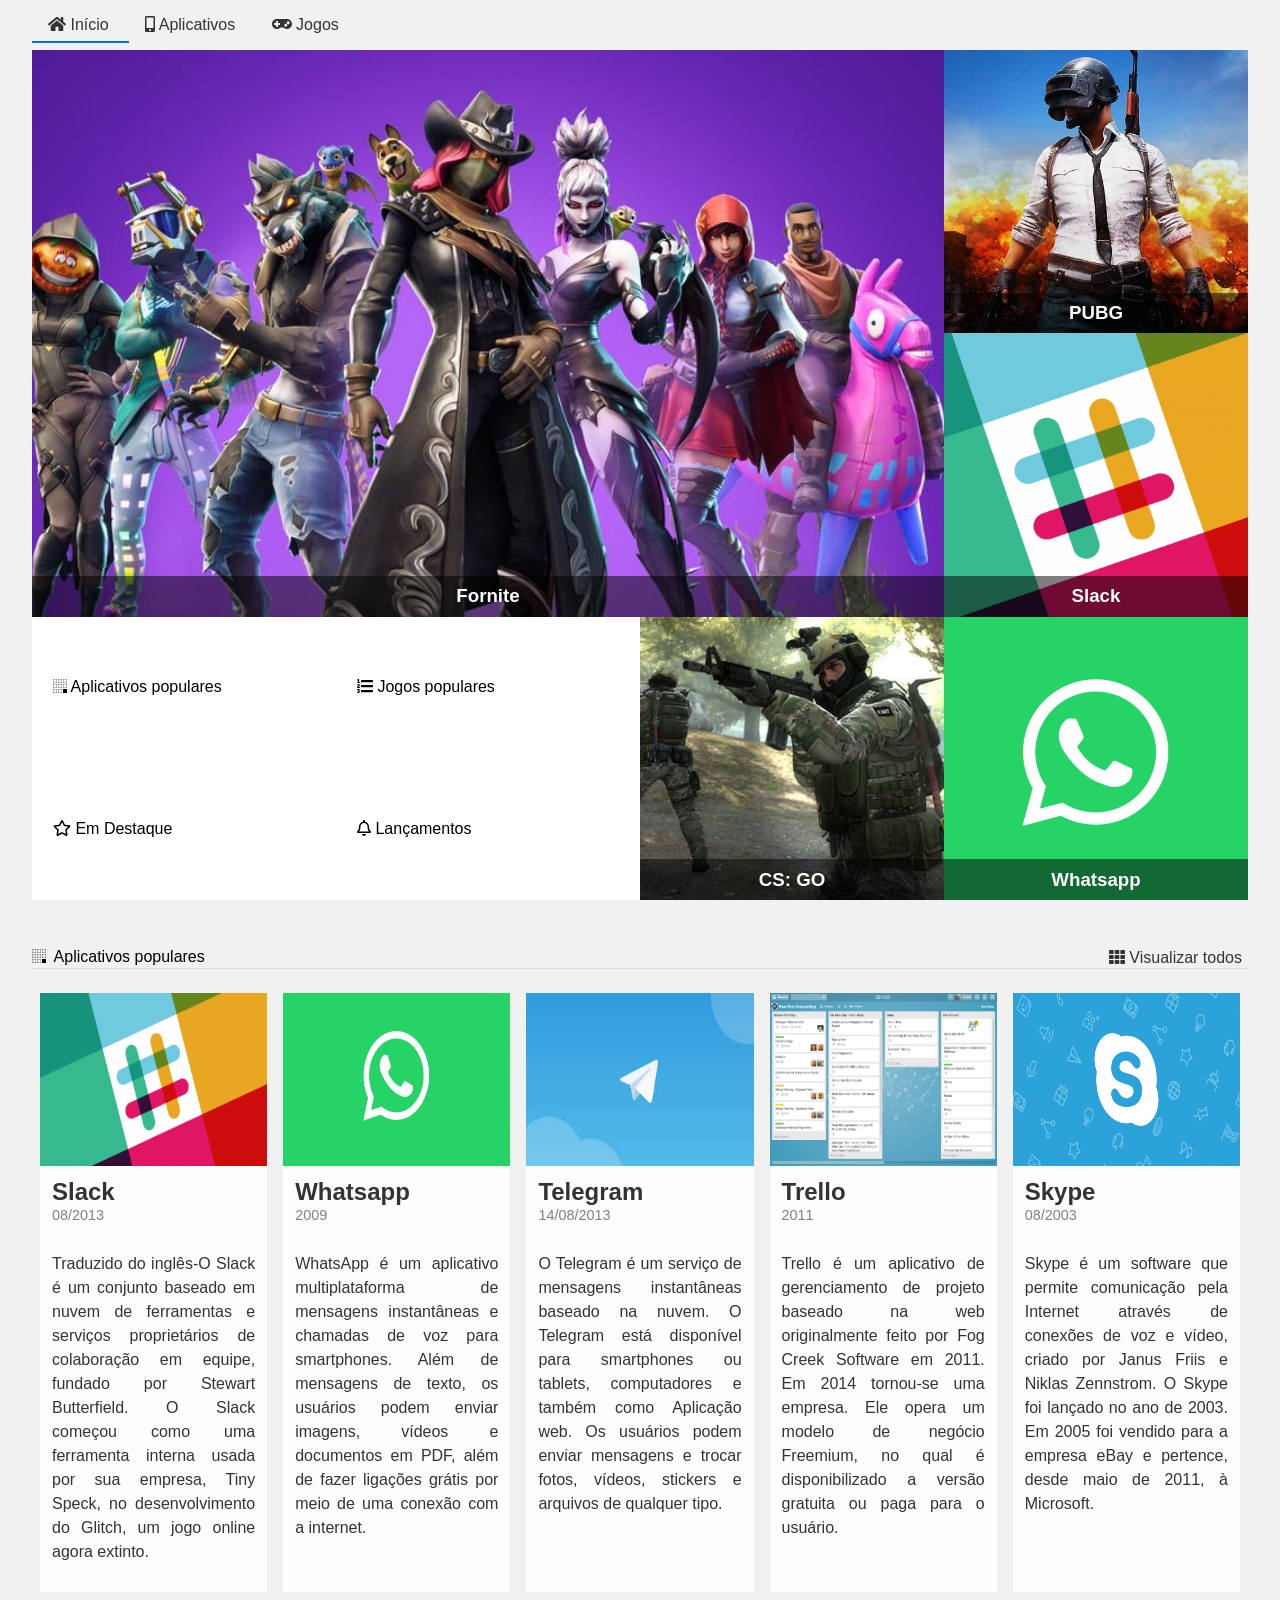
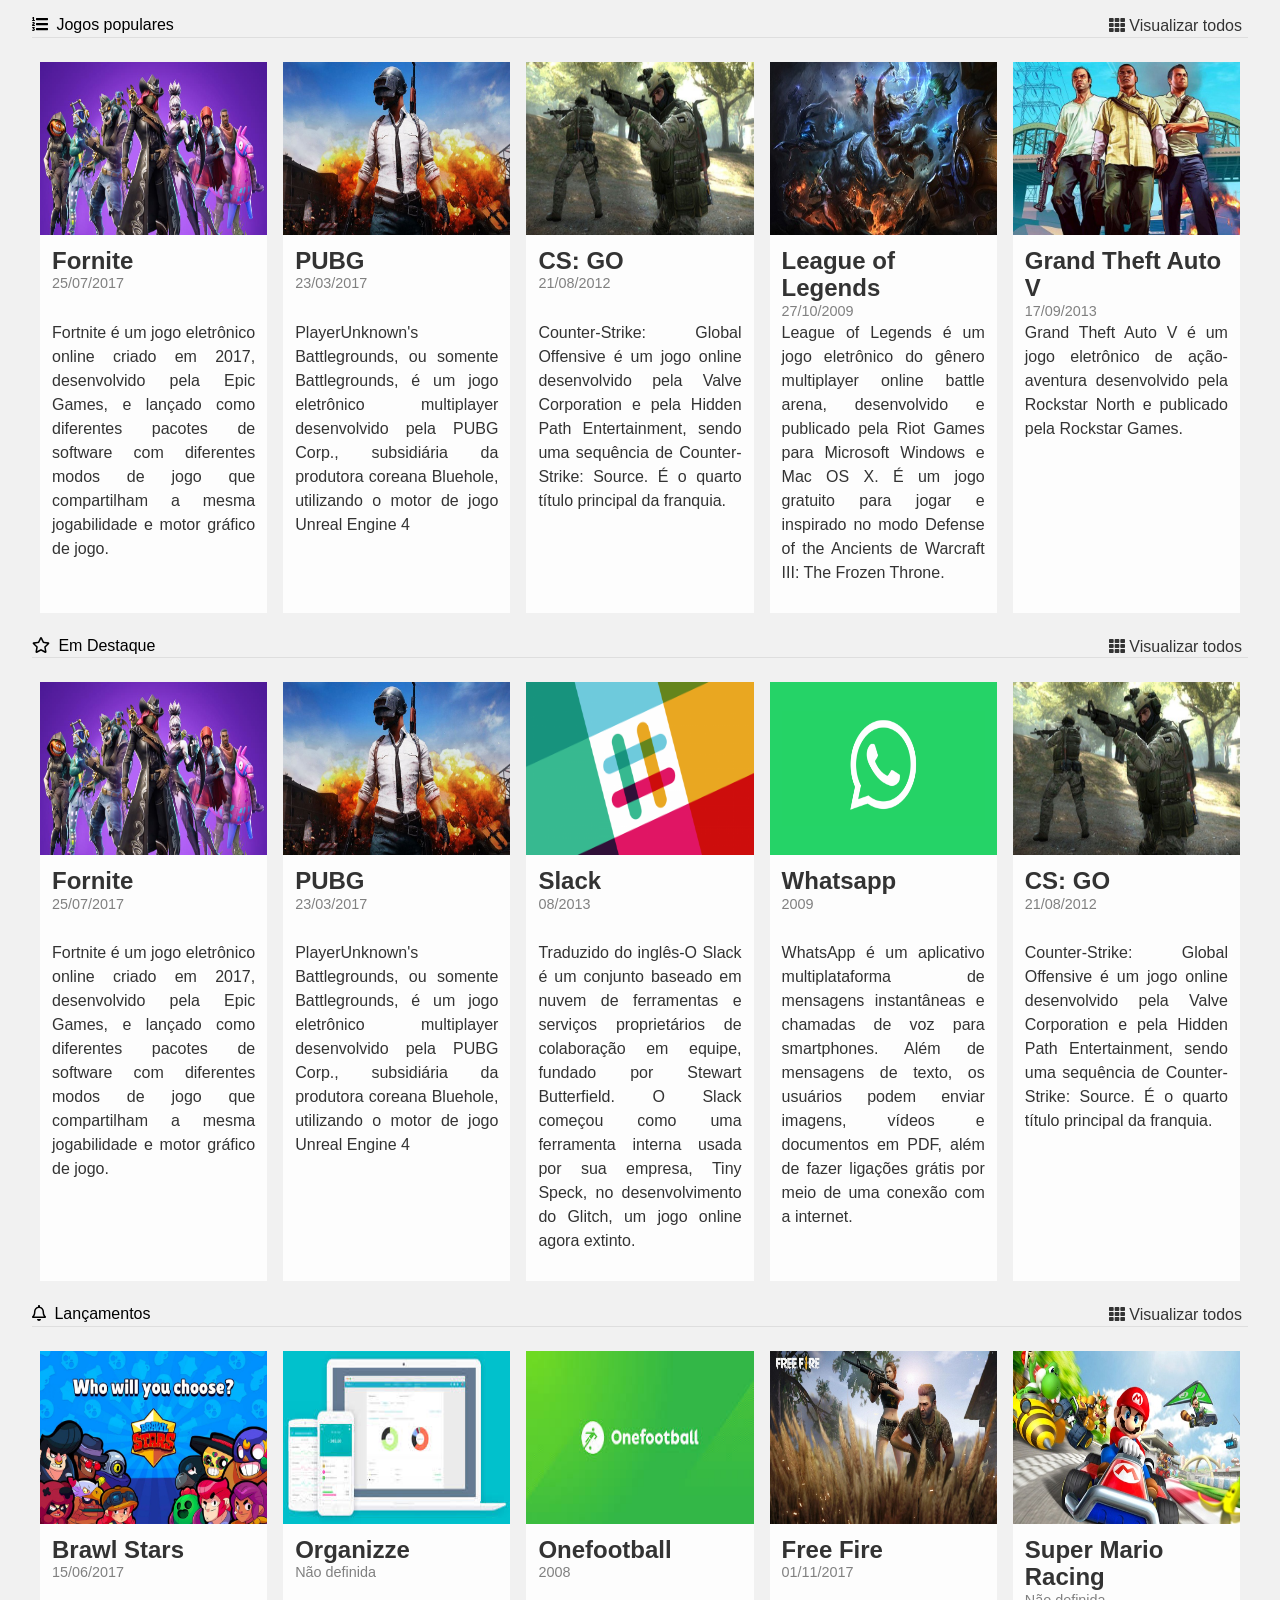
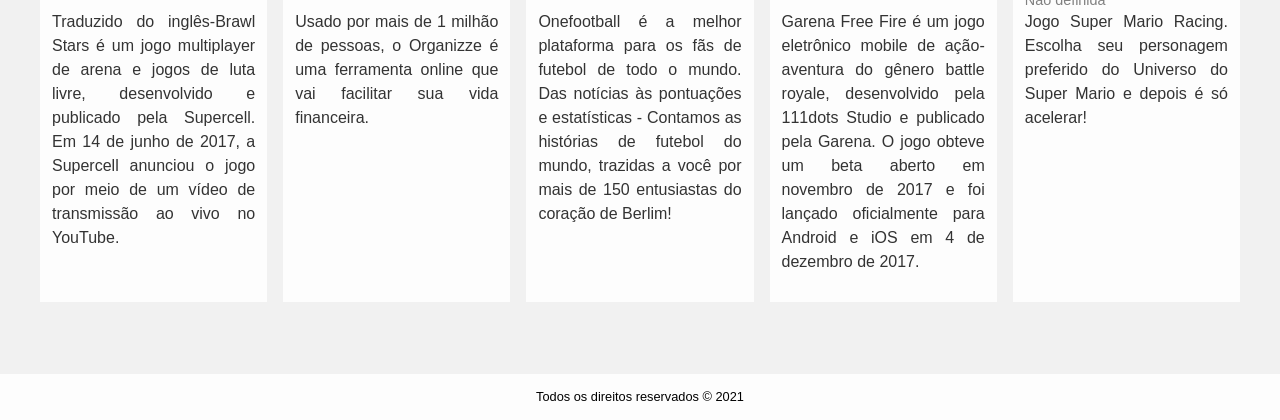
<file: css-grid/alura-grid-layout/index.html>
<!DOCTYPE html>
<html lang="en">
<head>
    <meta charset="UTF-8">
    <meta name="viewport" content="width=device-width, initial-scale=1.0">
    <meta http-equiv="X-UA-Compatible" content="ie=edge">
    <title>Alura Store | Baixe nossos aplicativos e jogos</title>
    <link href="./assets/css/normalize.css" rel="stylesheet">
    <link href="./assets/css/reset.css" rel="stylesheet">
    <link href="./assets/css/style.css" rel="stylesheet">
    <link href="./assets/css/destaques.css" rel="stylesheet">
    <link href="./assets/css/populares.css" rel="stylesheet">
    <link href="./assets/css/menu.css" rel="stylesheet">
    <link href="./assets/css/rodape.css" rel="stylesheet">
    <link href="./assets/css/responsivo.css" rel="stylesheet">
</head>
<body class="app">
    <header class="cabecalho">
        <nav class="menu">
            <ul class="menu__lista">
                <li class="menu__item">
                    <a class="menu__link ativo" href="#">
                        <i class="fas fa-home"></i>
                        Início
                    </a>
                    <a class="menu__link" href="#">
                        <i class="fas fa-mobile-alt"></i>
                        Aplicativos</a>
                    <a class="menu__link" href="#">
                        <i class="fas fa-gamepad"></i>
                        Jogos
                    </a>
                </li>
            </ul>
        </nav>
    </header>
    <main class="conteudo">
        <section class="destaques">
            <div class="destaques__principal caixa">
                <h3 class="destaques__titulo">Fornite</h3>
            </div>
            <div class="destaques__secundario caixa">
                <h3 class="destaques__titulo">PUBG</h3>
            </div>
            <div class="destaques__secundario caixa">
                <h3 class="destaques__titulo">Slack</h3>
            </div>
            <div class="destaques__secundario caixa">
                <h3 class="destaques__titulo">Whatsapp</h3>
            </div>
            <div class="destaques__secundario caixa">
                <h3 class="destaques__titulo">CS: GO</h3>
            </div>
            <div class="destaques__categorias">
                <ul class="destaques__categorias___lista">
                    <li class="destaques__categorias___item">
                        <a class="destaques__categorias___link" href="#">
                            <i class="destaques__categorias___icone fab fa-buromobelexperte"></i>
                            Aplicativos populares
                        </a>
                    </li>
                    <li class="destaques__categorias___item">
                        <a class="destaques__categorias___link" href="#">
                            <i class="fas fa-list-ol"></i>
                            Jogos populares
                        </a>
                    </li>
                    <li class="destaques__categorias___item">
                        <a class="destaques__categorias___link" href="#">
                            <i class="far fa-star"></i>
                            Em Destaque
                        </a>
                    </li>
                    <li class="destaques__categorias___item">
                        <a class="destaques__categorias___link" href="#">
                            <i class="far fa-bell"></i>
                            Lançamentos
                        </a>
                    </li>
                </ul>
            </div>
        </section>

        <section class="populares">
            <div class="populares__itens">
                <div class="populares__info">
                    <div class="populares__cabecalho">
                        <h4 class="populares__titulo">
                            <i class="populares__icone fab fa-buromobelexperte"></i>
                            Aplicativos populares
                        </h4>
                        <button class="populares__botao">
                            <i class="fas fa-th"></i>
                            Visualizar todos
                        </button>
                    </div>
                </div>
                <div class="populares__conteudo">
                    <div class="populares__card">
                        <img class="populares__card___imagem" src="./assets/img/slack.png">
                        <div class="populares__card___corpo">
                            <div class="populares__card___cabecalho">
                                <h5 class="populares__card___titulo">Slack</h5>
                                <time class="populares__card___data" datetime="2013-08-01">08/2013</time>
                            </div>
                            <div class="populares__card___descricao">
                                Traduzido do inglês-O Slack é um conjunto baseado em nuvem de ferramentas e serviços proprietários de colaboração em equipe, fundado por Stewart Butterfield. O Slack começou como uma ferramenta interna usada por sua empresa, Tiny Speck, no desenvolvimento do Glitch, um jogo online agora extinto.
                            </div>
                        </div>
                    </div>
                    <div class="populares__card">
                        <img class="populares__card___imagem" src="./assets/img/whatsapp.png">
                        <div class="populares__card___corpo">
                            <div class="populares__card___cabecalho">
                                <h5 class="populares__card___titulo">Whatsapp</h5>
                                <time class="populares__card___data" datetime="20090-01-01">2009</time>
                            </div>
                            <div class="populares__card___descricao">
                                WhatsApp é um aplicativo multiplataforma de mensagens instantâneas e chamadas de voz para smartphones. Além de mensagens de texto, os usuários podem enviar imagens, vídeos e documentos em PDF, além de fazer ligações grátis por meio de uma conexão com a internet.
                            </div>
                        </div>
                    </div>
                    <div class="populares__card">
                        <img class="populares__card___imagem" src="./assets/img/telegram.jpeg">
                        <div class="populares__card___corpo">
                            <div class="populares__card___cabecalho">
                                <h5 class="populares__card___titulo">Telegram</h5>
                                <time class="populares__card___data" datetime="2013-08-14">14/08/2013</time>
                            </div>
                            <div class="populares__card___descricao">
                                O Telegram é um serviço de mensagens instantâneas baseado na nuvem. O Telegram está disponível para smartphones ou tablets, computadores e também como Aplicação web. Os usuários podem enviar mensagens e trocar fotos, vídeos, stickers e arquivos de qualquer tipo.
                            </div>
                        </div>
                    </div>
                    <div class="populares__card">
                        <img class="populares__card___imagem" src="./assets/img/trello.jpg">
                        <div class="populares__card___corpo">
                            <div class="populares__card___cabecalho">
                                <h5 class="populares__card___titulo">Trello</h5>
                                <time class="populares__card___data" datetime="2011-01-01">2011</time>
                            </div>
                            <div class="populares__card___descricao">
                                Trello é um aplicativo de gerenciamento de projeto baseado na web originalmente feito por Fog Creek Software em 2011. Em 2014 tornou-se uma empresa. Ele opera um modelo de negócio Freemium, no qual é disponibilizado a versão gratuita ou paga para o usuário.
                            </div>
                        </div>
                    </div>
                    <div class="populares__card">
                        <img class="populares__card___imagem" src="./assets/img/skype.png">
                        <div class="populares__card___corpo">
                            <div class="populares__card___cabecalho">
                                <h5 class="populares__card___titulo">Skype</h5>
                                <time class="populares__card___data" datetime="2003-08-01">08/2003</time>
                            </div>
                            <div class="populares__card___descricao">
                                Skype é um software que permite comunicação pela Internet através de conexões de voz e vídeo, criado por Janus Friis e Niklas Zennstrom. O Skype foi lançado no ano de 2003. Em 2005 foi vendido para a empresa eBay e pertence, desde maio de 2011, à Microsoft.
                            </div>
                        </div>
                    </div>
                </div>
            </div>
            <div class="populares__itens">
                <div class="populares__info">
                    <div class="populares__cabecalho">
                        <h4 class="populares__titulo">
                            <i class="populares__icone fas fa-list-ol"></i>
                            Jogos populares
                        </h4>
                        <button class="populares__botao">
                            <i class="fas fa-th"></i>
                            Visualizar todos
                        </button>
                    </div>
                </div>
                <div class="populares__conteudo">
                    <div class="populares__card">
                        <img class="populares__card___imagem" src="./assets/img/fortnite.jpg">
                        <div class="populares__card___corpo">
                            <div class="populares__card___cabecalho">
                                <h5 class="populares__card___titulo">Fornite</h5>
                                <time class="populares__card___data" datetime="2017-07-25">25/07/2017</time>
                            </div>
                            <div class="populares__card___descricao">
                                Fortnite é um jogo eletrônico online criado em 2017, desenvolvido pela Epic Games, e lançado como diferentes pacotes de software com diferentes modos de jogo que compartilham a mesma jogabilidade e motor gráfico de jogo.
                            </div>
                        </div>
                    </div>
                    <div class="populares__card">
                        <img class="populares__card___imagem" src="./assets/img/pubg.jpg">
                        <div class="populares__card___corpo">
                            <div class="populares__card___cabecalho">
                                <h5 class="populares__card___titulo">PUBG</h5>
                                <time class="populares__card___data" datetime="2017-03-23">23/03/2017</time>
                            </div>
                            <div class="populares__card___descricao">
                                PlayerUnknown's Battlegrounds, ou somente Battlegrounds, é um jogo eletrônico multiplayer desenvolvido pela PUBG Corp., subsidiária da produtora coreana Bluehole, utilizando o motor de jogo Unreal Engine 4
                            </div>
                        </div>
                    </div>
                    <div class="populares__card">
                        <img class="populares__card___imagem" src="./assets/img/cs-go.jpg">
                        <div class="populares__card___corpo">
                            <div class="populares__card___cabecalho">
                                <h5 class="populares__card___titulo">CS: GO</h5>
                                <time class="populares__card___data" datetime="2012-08-21">21/08/2012</time>
                            </div>
                            <div class="populares__card___descricao">
                                Counter-Strike: Global Offensive é um jogo online desenvolvido pela Valve Corporation e pela Hidden Path Entertainment, sendo uma sequência de Counter-Strike: Source. É o quarto título principal da franquia.
                            </div>
                        </div>
                    </div>
                    <div class="populares__card">
                        <img class="populares__card___imagem" src="./assets/img/lol.jpg">
                        <div class="populares__card___corpo">
                            <div class="populares__card___cabecalho">
                                <h5 class="populares__card___titulo">League of Legends</h5>
                                <time class="populares__card___data" datetime="2009-10-27">27/10/2009</time>
                            </div>
                            <div class="populares__card___descricao">
                                League of Legends é um jogo eletrônico do gênero multiplayer online battle arena, desenvolvido e publicado pela Riot Games para Microsoft Windows e Mac OS X. É um jogo gratuito para jogar e inspirado no modo Defense of the Ancients de Warcraft III: The Frozen Throne.
                            </div>
                        </div>
                    </div>
                    <div class="populares__card">
                        <img class="populares__card___imagem" src="./assets/img/gta-v.jpg">
                        <div class="populares__card___corpo">
                            <div class="populares__card___cabecalho">
                                <h5 class="populares__card___titulo">Grand Theft Auto V</h5>
                                <time class="populares__card___data" datetime="2013-09-17">17/09/2013</time>
                            </div>
                            <div class="populares__card___descricao">
                                Grand Theft Auto V é um jogo eletrônico de ação-aventura desenvolvido pela Rockstar North e publicado pela Rockstar Games.
                            </div>
                        </div>
                    </div>
                </div>
            </div>
            <div class="populares__itens">
                <div class="populares__info">
                    <div class="populares__cabecalho">
                        <h4 class="populares__titulo">
                            <i class="populares__icone far fa-star"></i>
                            Em Destaque
                        </h4>
                        <button class="populares__botao">
                            <i class="fas fa-th"></i>
                            Visualizar todos
                        </button>
                    </div>
                </div>
                <div class="populares__conteudo">
                    <div class="populares__card">
                        <img class="populares__card___imagem" src="./assets/img/fortnite.jpg">
                        <div class="populares__card___corpo">
                            <div class="populares__card___cabecalho">
                                <h5 class="populares__card___titulo">Fornite</h5>
                                <time class="populares__card___data" datetime="2017-07-25">25/07/2017</time>
                            </div>
                            <div class="populares__card___descricao">
                                Fortnite é um jogo eletrônico online criado em 2017, desenvolvido pela Epic Games, e lançado como diferentes pacotes de software com diferentes modos de jogo que compartilham a mesma jogabilidade e motor gráfico de jogo.
                            </div>
                        </div>
                    </div>
                    <div class="populares__card">
                        <img class="populares__card___imagem" src="./assets/img/pubg.jpg">
                        <div class="populares__card___corpo">
                            <div class="populares__card___cabecalho">
                                <h5 class="populares__card___titulo">PUBG</h5>
                                <time class="populares__card___data" datetime="2017-03-23">23/03/2017</time>
                            </div>
                            <div class="populares__card___descricao">
                                PlayerUnknown's Battlegrounds, ou somente Battlegrounds, é um jogo eletrônico multiplayer desenvolvido pela PUBG Corp., subsidiária da produtora coreana Bluehole, utilizando o motor de jogo Unreal Engine 4
                            </div>
                        </div>
                    </div>
                    <div class="populares__card">
                        <img class="populares__card___imagem" src="./assets/img/slack.png">
                        <div class="populares__card___corpo">
                            <div class="populares__card___cabecalho">
                                <h5 class="populares__card___titulo">Slack</h5>
                                <time class="populares__card___data" datetime="2013-08-01">08/2013</time>
                            </div>
                            <div class="populares__card___descricao">
                                Traduzido do inglês-O Slack é um conjunto baseado em nuvem de ferramentas e serviços proprietários de colaboração em equipe, fundado por Stewart Butterfield. O Slack começou como uma ferramenta interna usada por sua empresa, Tiny Speck, no desenvolvimento do Glitch, um jogo online agora extinto.
                            </div>
                        </div>
                    </div>
                    <div class="populares__card">
                        <img class="populares__card___imagem" src="./assets/img/whatsapp.png">
                        <div class="populares__card___corpo">
                            <div class="populares__card___cabecalho">
                                <h5 class="populares__card___titulo">Whatsapp</h5>
                                <time class="populares__card___data" datetime="20090-01-01">2009</time>
                            </div>
                            <div class="populares__card___descricao">
                                WhatsApp é um aplicativo multiplataforma de mensagens instantâneas e chamadas de voz para smartphones. Além de mensagens de texto, os usuários podem enviar imagens, vídeos e documentos em PDF, além de fazer ligações grátis por meio de uma conexão com a internet.
                            </div>
                        </div>
                    </div>
                    <div class="populares__card">
                        <img class="populares__card___imagem" src="./assets/img/cs-go.jpg"> 
                        <div class="populares__card___corpo">
                            <div class="populares__card___cabecalho">
                                <h5 class="populares__card___titulo">CS: GO</h5>
                                <time class="populares__card___data" datetime="2012-08-21">21/08/2012</time>
                            </div>
                            <div class="populares__card___descricao">
                                Counter-Strike: Global Offensive é um jogo online desenvolvido pela Valve Corporation e pela Hidden Path Entertainment, sendo uma sequência de Counter-Strike: Source. É o quarto título principal da franquia.
                            </div>
                        </div>
                    </div>
                </div>
            </div>
            <div class="populares__itens">
                <div class="populares__info">
                    <div class="populares__cabecalho">
                        <h4 class="populares__titulo">
                            <i class="populares__icone far fa-bell"></i>
                            Lançamentos
                        </h4>
                        <button class="populares__botao">
                            <i class="fas fa-th"></i>
                            Visualizar todos
                        </button>
                    </div>
                </div>
                <div class="populares__conteudo">
                    <div class="populares__card">
                        <img class="populares__card___imagem" src="./assets/img/brawl-stars.jpg"> 
                        <div class="populares__card___corpo">
                            <div class="populares__card___cabecalho">
                                <h5 class="populares__card___titulo">Brawl Stars</h5>
                                <time class="populares__card___data" datetime="2017-06-15">15/06/2017</time>
                            </div>
                            <div class="populares__card___descricao">
                                Traduzido do inglês-Brawl Stars é um jogo multiplayer de arena e jogos de luta livre, desenvolvido e publicado pela Supercell. Em 14 de junho de 2017, a Supercell anunciou o jogo por meio de um vídeo de transmissão ao vivo no YouTube.
                            </div>
                        </div>
                    </div>
                    <div class="populares__card">
                        <img class="populares__card___imagem" src="./assets/img/organizze.jpeg"> 
                        <div class="populares__card___corpo">
                            <div class="populares__card___cabecalho">
                                <h5 class="populares__card___titulo">Organizze</h5>
                                <time class="populares__card___data" datetime="">Não definida</time>
                            </div>
                            <div class="populares__card___descricao">
                                Usado por mais de 1 milhão de pessoas, o Organizze é uma ferramenta online que vai facilitar sua vida financeira.  
                            </div>
                        </div>
                    </div>
                    <div class="populares__card">
                        <img class="populares__card___imagem" src="./assets/img/onefotball.jpeg"> 
                        <div class="populares__card___corpo">
                            <div class="populares__card___cabecalho">
                                <h5 class="populares__card___titulo">Onefootball</h5>
                                <time class="populares__card___data" datetime="2008-01-01">2008</time>
                            </div>
                            <div class="populares__card___descricao">
                                Onefootball é a melhor plataforma para os fãs de futebol de todo o mundo. Das notícias às pontuações e estatísticas - Contamos as histórias de futebol do mundo, trazidas a você por mais de 150 entusiastas do coração de Berlim!
                            </div>
                        </div>
                    </div>
                    <div class="populares__card">
                        <img class="populares__card___imagem" src="./assets/img/free-fire.jpg"> 
                        <div class="populares__card___corpo">
                            <div class="populares__card___cabecalho">
                                <h5 class="populares__card___titulo">Free Fire</h5>
                                <time class="populares__card___data" datetime="2017-11-01">01/11/2017</time>
                            </div>
                            <div class="populares__card___descricao">
                                Garena Free Fire é um jogo eletrônico mobile de ação-aventura do gênero battle royale, desenvolvido pela 111dots Studio e publicado pela Garena. O jogo obteve um beta aberto em novembro de 2017 e foi lançado oficialmente para Android e iOS em 4 de dezembro de 2017.
                            </div>
                        </div>
                    </div>
                    <div class="populares__card">
                        <img class="populares__card___imagem" src="./assets/img/mario-kart.jpg"> 
                        <div class="populares__card___corpo">
                            <div class="populares__card___cabecalho">
                                <h5 class="populares__card___titulo">Super Mario Racing</h5>
                                <time class="populares__card___data" datetime="">Não definida</time>
                            </div>
                            <div class="populares__card___descricao">
                                Jogo Super Mario Racing. Escolha seu personagem preferido do Universo do Super Mario e depois é só acelerar!
                            </div>
                        </div>
                    </div>
                </div>
            </div>
        </section>
    </main>
    <footer class="rodape">Todos os direitos reservados &copy; 2021</footer>
    <script src="./assets/js/fontawesome.all.min.js"></script>
</body>
</html>
</file>
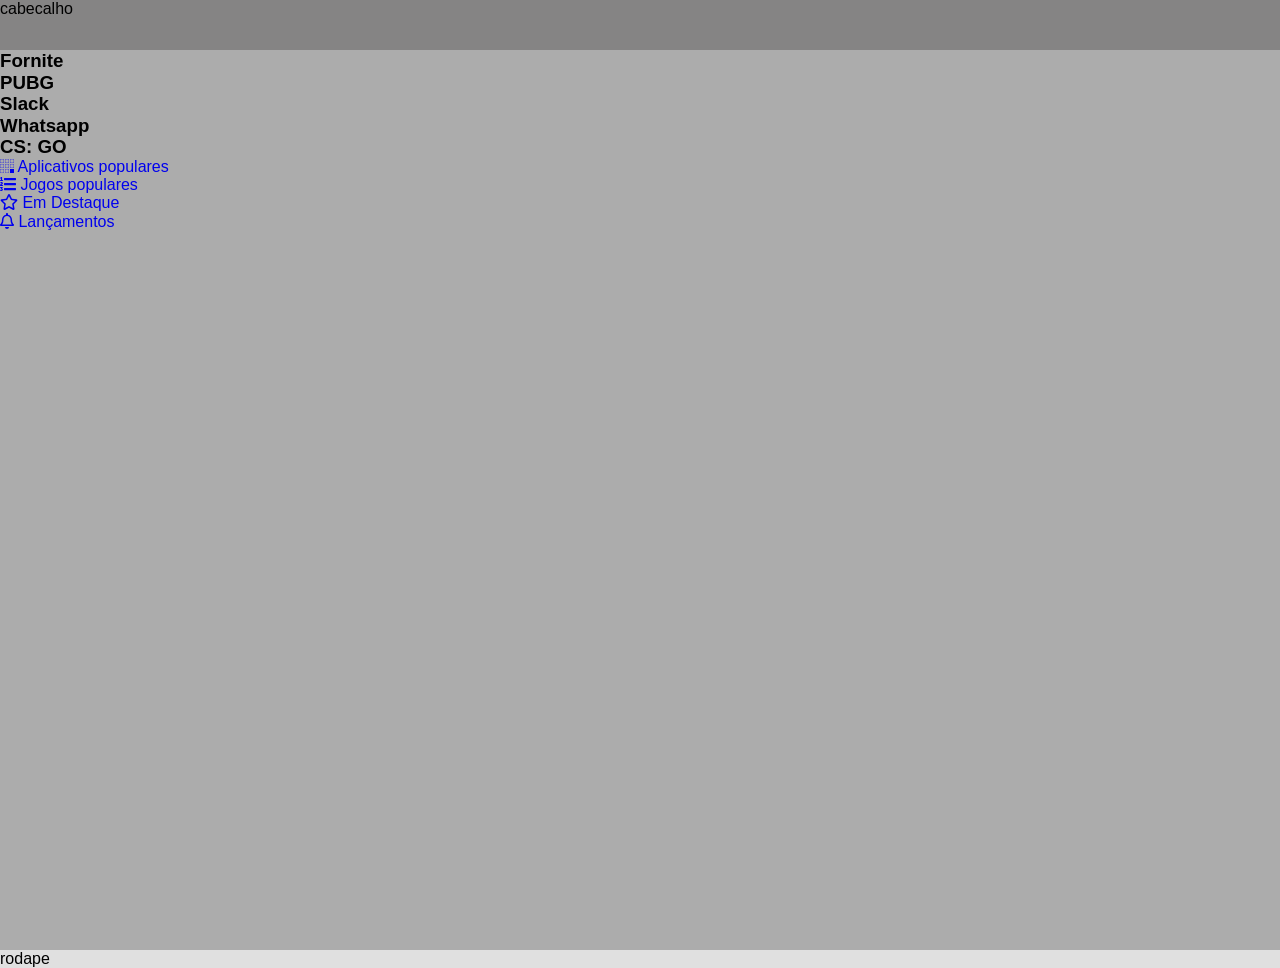
<file: css-grid/alura-grid-layout/alura-store/index.html>
<!DOCTYPE html>
<html lang="en">
<head>
    <meta charset="UTF-8">
    <meta name="viewport" content="width=device-width, initial-scale=1.0">
    <meta http-equiv="X-UA-Compatible" content="ie=edge">
    <title>Alura Store | Baixe nossos aplicativos e jogos</title>
    <link href="./assets/css/normalize.css" rel="stylesheet">
    <link href="./assets/css/reset.css" rel="stylesheet">
    <link href="./assets/css/style.css" rel="stylesheet">
</head>
<body class="app">
    <header class="cabecalho">cabecalho</header>
    <main class="conteudo">
        <section class="destaques">
            <div class="destaques__principal caixa">
                <h3 class="destaques__titulo">Fornite</h3>
            </div>
            <div class="destaques__secundario caixa">
                <h3 class="destaques__titulo">PUBG</h3>
            </div>
            <div class="destaques__secundario caixa">
                <h3 class="destaques__titulo">Slack</h3>
            </div>
            <div class="destaques__secundario caixa">
                <h3 class="destaques__titulo">Whatsapp</h3>
            </div>
            <div class="destaques__secundario caixa">
                <h3 class="destaques__titulo">CS: GO</h3>
            </div>
            <div class="destaques__categorias">
                <ul class="destaques__categorias___lista">
                    <li class="destaques__categorias___item">
                        <a class="destaques__categorias___link" href="#">
                            <i class="destaques__categorias___icone fab fa-buromobelexperte"></i>
                            Aplicativos populares
                        </a>
                    </li>
                    <li class="destaques__categorias___item">
                        <a class="destaques__categorias___link" href="#">
                            <i class="fas fa-list-ol"></i>
                            Jogos populares
                        </a>
                    </li>
                    <li class="destaques__categorias___item">
                        <a class="destaques__categorias___link" href="#">
                            <i class="far fa-star"></i>
                            Em Destaque
                        </a>
                    </li>
                    <li class="destaques__categorias___item">
                        <a class="destaques__categorias___link" href="#">
                            <i class="far fa-bell"></i>
                            Lançamentos
                        </a>
                    </li>
                </ul>
            </div>
        </section>
    </main>
    <footer class="rodape">rodape</footer>
    <script src="./assets/js/fontawesome.all.min.js"></script>
</body>
</html>
</file>
<file: css-grid/alura-grid-layout/assets/css/style.css>
.app {
    background: #f1f1f1;
    display: grid;  
    font-family: Arial, Helvetica, sans-serif;
    grid-template-areas: 
        'cabecalho'
        'conteudo'
        'rodape';
    grid-template-columns: auto;
    grid-template-rows: 50px auto auto;
}

.cabecalho {
    grid-area: cabecalho;
    align-items: center;
    padding: 0 2rem;
    display: flex;
}

.conteudo {
    grid-area: conteudo;
    padding: 0 2rem;
}

.rodape {
    grid-area: rodape;
}
</file>
<file: css-grid/alura-grid-layout/assets/css/destaques.css>
.destaques{
    display: grid;
    grid-template-columns: 25% 25% 25% 25%;
    grid-template-rows: 33.33% 33.33% 33.33%;
    height: calc(100vh - 50px);
    grid-gap: .2rem;
}

.caixa{
    background-repeat: no-repeat;
    background-position: center;
    background-size: cover;
    align-items: flex-end;
    display: flex;
    justify-content: center;
}

.destaques__principal{
    background-image: url('../img/fortnite.jpg');
    grid-row: 1 / 3;
    /* grid-column-start: 1;
    grid-column-end: 4;
    grid-row-start: 1;
    grid-row-end: 3; */
}

.destaques__secundario:nth-child(2){
    background-image: url('../img/pubg.jpg');
}

.destaques__secundario:nth-child(3){
    background-image: url('../img/slack.png');
}

.destaques__secundario:nth-child(4){
    background-image: url('../img/whatsapp.png');
}

.destaques__secundario:nth-child(5){
    background-image: url('../img/cs-go.jpg');
}

.destaques__categorias{
    grid-row: 3 / 3;
}

.destaques__titulo{
    background: rgba(0,0,0,0.5);
    color: #fdfdfd;
    padding: .6rem;
    text-align: center;
    width: 100%;
}

.destaques__categorias___lista{
    display: flex;
    flex-wrap: wrap;
    height: 100%;
    justify-content: space-between;
}

.destaques__categorias___item{
    width: 50%;
    align-items: center;
    border-left: 5px solid transparent;
    display: flex;
    padding: 1rem;
    background: #fff;
}

.destaques__categorias___link{
    color: inherit;
}
</file>
<file: css-grid/alura-grid-layout/assets/css/populares.css>
.populares{
    padding: 3rem 0;
}

.populares__card{
    background: #fdfdfd;
    display: grid;
    grid-template-areas: 
        "card-imagem"
        "card-corpo"
    ;
    grid-template-columns: 100%;
    grid-template-rows: 173px auto;
    width: calc(20% - 1rem);
    margin: .5rem;
}

.populares__card___imagem{
    grid-area: card-imagem;
    width: 100%;
    height: 100%;
}

.populares__card___corpo{
    grid-area: card-corpo;
    padding: .75rem;
    display: grid;
    grid-template-areas: 
        "card-cabecalho"
        "card-conteudo"
    ;
    grid-template-rows: 50px auto;
    grid-row-gap: .5rem;
}

.populares__conteudo{
    display: flex;
    flex-wrap: wrap;
    grid-area: conteudo;
    padding: 1rem 0;
}

.populares__card___titulo{
    color: #333;
    font-size: 1.5rem;
}

.populares__card___data{
    color: #808080;
    font-size: .9rem;
}

.populares__card___descricao{
    color: #333;
    text-align: justify;
    line-height: 1.5;
    margin: 1rem 0;
}

.populares__titulo{
    font-weight: 500;
}

.populares__icone{
    margin-right: .25rem;
}

.populares__cabecalho{
    border-bottom: 1px solid #dcdcdcdc;
    display: flex;
    justify-content: space-between;
}

.populares__botao{
    background-color: transparent;
    border: none;
    color: #333333;
}
</file>
<file: css-grid/alura-grid-layout/assets/css/menu.css>
.menu__link{
    color: #333;
    padding: .5rem 1rem;
}

.menu__link:hover,
.menu__link.ativo{
    border-bottom: 2px solid #0073e6;
}
</file>
<file: css-grid/alura-grid-layout/assets/css/rodape.css>
.rodape{
    background: #fdfdfd;
    font-size: .8rem;
    padding: 1rem;
    text-align: center;
}
</file>
<file: css-grid/alura-grid-layout/assets/css/responsivo.css>
@media screen and (min-width: 0) {
    .destaques{
        grid-gap: 0;
    }

    .destaques__principal,
    .destaques__categorias {
        grid-column: 1 / 5;
    }

    .destaques__secundario{
        display: none;
        grid-column: none;
        grid-row: none;
    }

    .populares__conteudo{
        flex-direction: column;
    }

    .populares__card{
        width: 100%;
        margin: .5rem 0;
    }
}
@media screen and (min-width: 768px) {
    .destaques__principal {
        grid-column: 1 / 4;
    }

    .destaques__categorias {
        grid-column: 1 / 3;
    }

    .destaques__secundario:nth-child(2) {
        display: flex;
        grid-column: 4 / 4;
        grid-row: 1 / 1;
    }

    .destaques__secundario:nth-child(3) {
        display: flex;
        grid-column: 4 / 4;
        grid-row: 2 / 2;
    }

    .destaques__secundario:nth-child(4) {
        display: flex;
        grid-column: 4 / 4;
        grid-row: 3 / 3;
    }

    .destaques__secundario:nth-child(5) {
        display: flex;
        grid-column: 3 / 3;
        grid-row: 3 / 3;
    }

    .populares__conteudo{
        flex-direction: row;
    }

    .populares__card{
        width: calc(50% - 1rem);
        margin: .5rem;
    }
}

@media screen and (min-width: 992px) {
    .populares__card{
        width: calc(33.3% - 1rem);
    }
}

@media screen and (min-width: 1200px) {
    .populares__card{
        width: calc(20% - 1rem);
    }
}
</file>
<file: css-grid/alura-grid-layout/alura-store/assets/css/style.css>
.app {
    background: #f1f1f1;
    display: grid;  
    font-family: Arial, Helvetica, sans-serif;
    grid-template-areas: 
        'cabecalho'
        'conteudo'
        'rodape';
    grid-template-columns: auto;
    grid-template-rows: 50px 100vh auto;
}

.cabecalho {
    background: rgba(133, 132, 132, 1);
    grid-area: cabecalho;
}

.conteudo {
    background: rgba(172, 172, 172, 1);
    grid-area: conteudo;
}

.rodape {
    background: rgb(224, 224, 224);
    grid-area: rodape;
}
</file>
